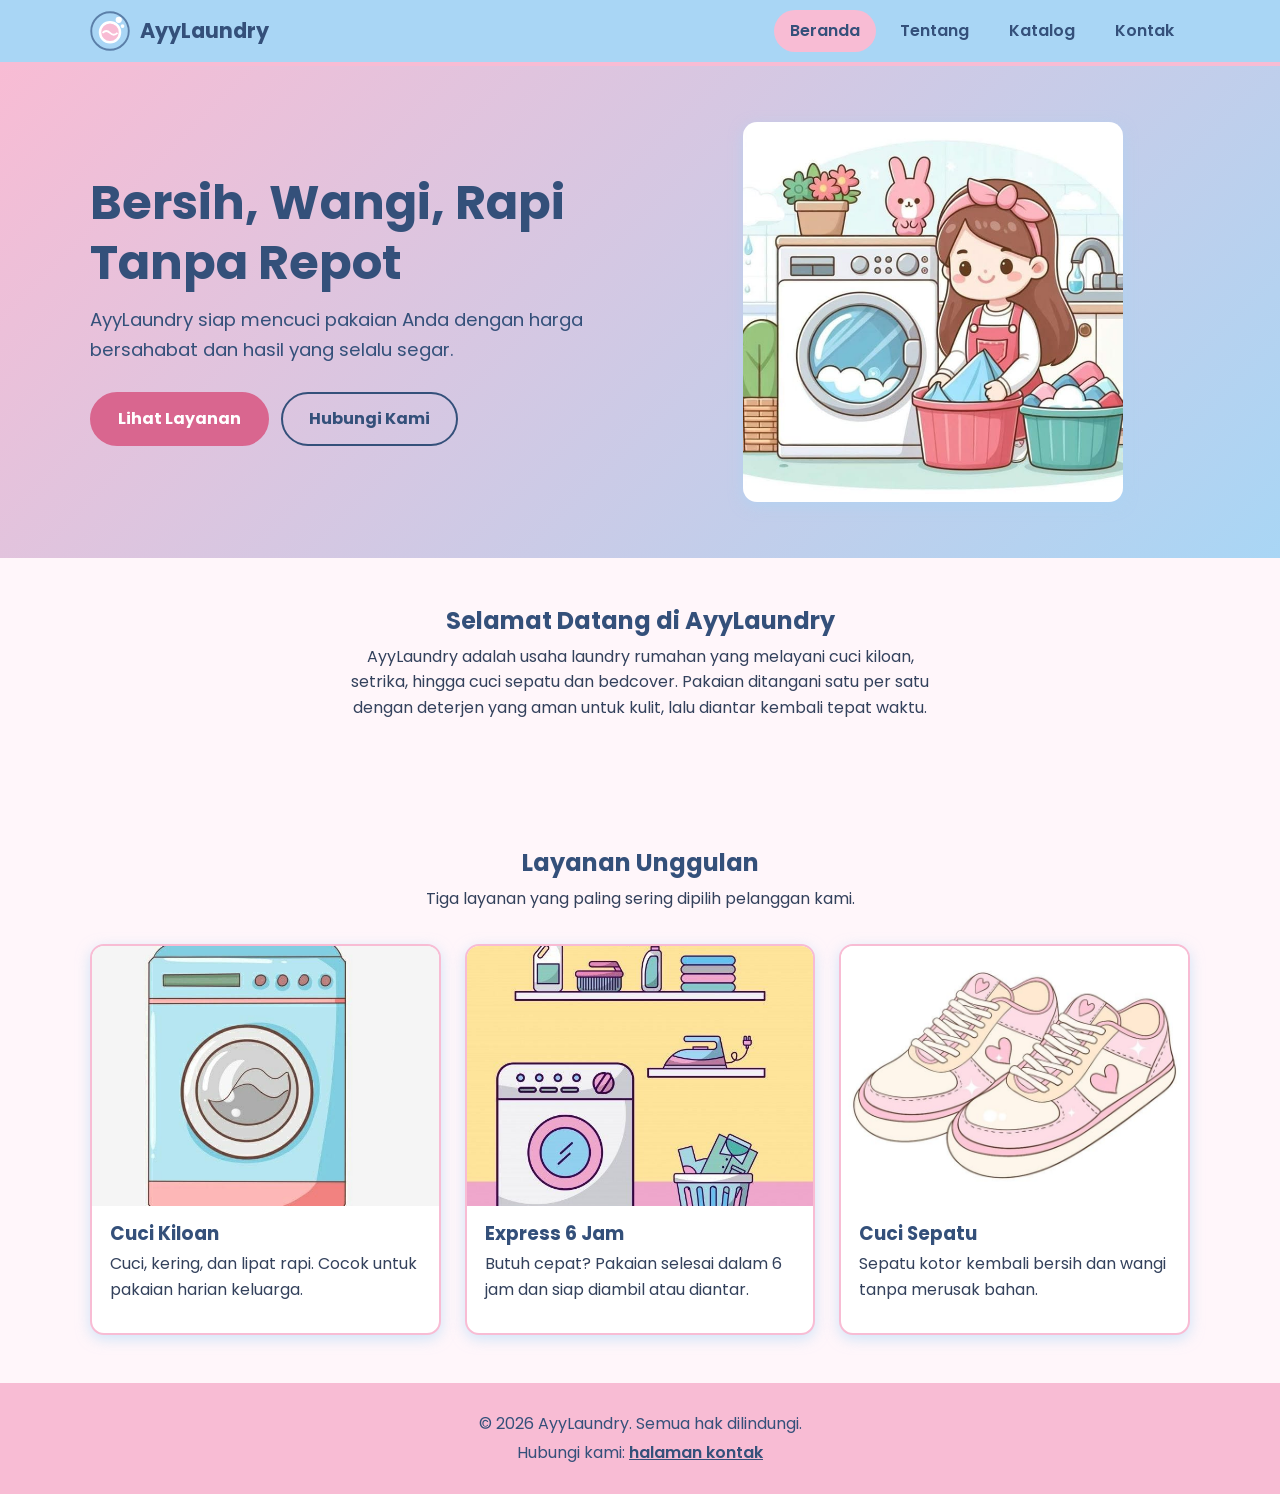
<file: 2559201041_AyuLestari_UTS/index.html>
<!DOCTYPE html>
<html lang="id">
<head>
  <meta charset="UTF-8">
  <meta name="viewport" content="width=device-width, initial-scale=1.0">
  <title>Beranda - AyyLaundry</title>
  <link rel="preconnect" href="https://fonts.googleapis.com">
  <link rel="preconnect" href="https://fonts.gstatic.com" crossorigin>
  <link rel="stylesheet" href="https://fonts.googleapis.com/css2?family=Poppins:wght@400;600;700&amp;display=swap">
  <link rel="stylesheet" href="css/style.css">
</head>
<body>
  <header class="header">
    <div class="wadah header-isi">
      <a class="logo" href="index.html">
        <img src="img/logo.svg" alt="Logo AyyLaundry berupa mesin cuci dan gelembung sabun" width="40" height="40">
        <span>AyyLaundry</span>
      </a>
      <button class="menu-toggle" type="button" aria-label="Buka menu navigasi" aria-expanded="false" aria-controls="menu">&#9776;</button>
      <nav id="menu" class="nav" aria-label="Navigasi utama">
        <ul>
          <li><a class="aktif" href="index.html">Beranda</a></li>
          <li><a href="tentang.html">Tentang</a></li>
          <li><a href="katalog.html">Katalog</a></li>
          <li><a href="kontak.html">Kontak</a></li>
        </ul>
      </nav>
    </div>
  </header>

  <main>
    <section class="hero">
      <div class="wadah hero-isi">
        <div class="hero-teks">
          <h1>Bersih, Wangi, Rapi Tanpa Repot</h1>
          <p class="tagline">AyyLaundry siap mencuci pakaian Anda dengan harga bersahabat dan hasil yang selalu segar.</p>
          <a class="tombol" href="katalog.html">Lihat Layanan</a>
          <a class="tombol tombol-garis" href="kontak.html">Hubungi Kami</a>
        </div>
        <div class="hero-gambar">
          <img src="img/tentang.jpeg" alt="Ilustrasi mesin cuci dengan gelembung sabun" width="400" height="300">
        </div>
      </div>
    </section>

    <section>
      <div class="wadah">
        <h2 class="judul-seksi">Selamat Datang di AyyLaundry</h2>
        <p class="subjudul">AyyLaundry adalah usaha laundry rumahan yang melayani cuci kiloan, setrika, hingga cuci sepatu dan bedcover. Pakaian ditangani satu per satu dengan deterjen yang aman untuk kulit, lalu diantar kembali tepat waktu.</p>
      </div>
    </section>

    <section>
      <div class="wadah">
        <h2 class="judul-seksi">Layanan Unggulan</h2>
        <p class="subjudul">Tiga layanan yang paling sering dipilih pelanggan kami.</p>
        <div class="grid-unggulan">
          <article class="kartu">
            <img src="img/kiloan.jpeg" alt="Mesin cuci untuk layanan cuci kiloan" width="400" height="300">
            <div class="kartu-isi">
              <h3>Cuci Kiloan</h3>
              <p>Cuci, kering, dan lipat rapi. Cocok untuk pakaian harian keluarga.</p>
            </div>
          </article>
          <article class="kartu">
            <img src="img/express.jpeg" alt="Mesin cuci dengan petir untuk layanan express" width="400" height="300">
            <div class="kartu-isi">
              <h3>Express 6 Jam</h3>
              <p>Butuh cepat? Pakaian selesai dalam 6 jam dan siap diambil atau diantar.</p>
            </div>
          </article>
          <article class="kartu">
            <img src="img/sepatu.jpeg" alt="Sepatu bersih untuk layanan cuci sepatu" width="400" height="300">
            <div class="kartu-isi">
              <h3>Cuci Sepatu</h3>
              <p>Sepatu kotor kembali bersih dan wangi tanpa merusak bahan.</p>
            </div>
          </article>
        </div>
      </div>
    </section>
  </main>

  <footer class="footer">
    <p>&copy; 2026 AyyLaundry. Semua hak dilindungi.</p>
    <p>Hubungi kami: <a href="kontak.html">halaman kontak</a></p>
  </footer>

  <script src="js/script.js"></script>
</body>
</html>
</file>
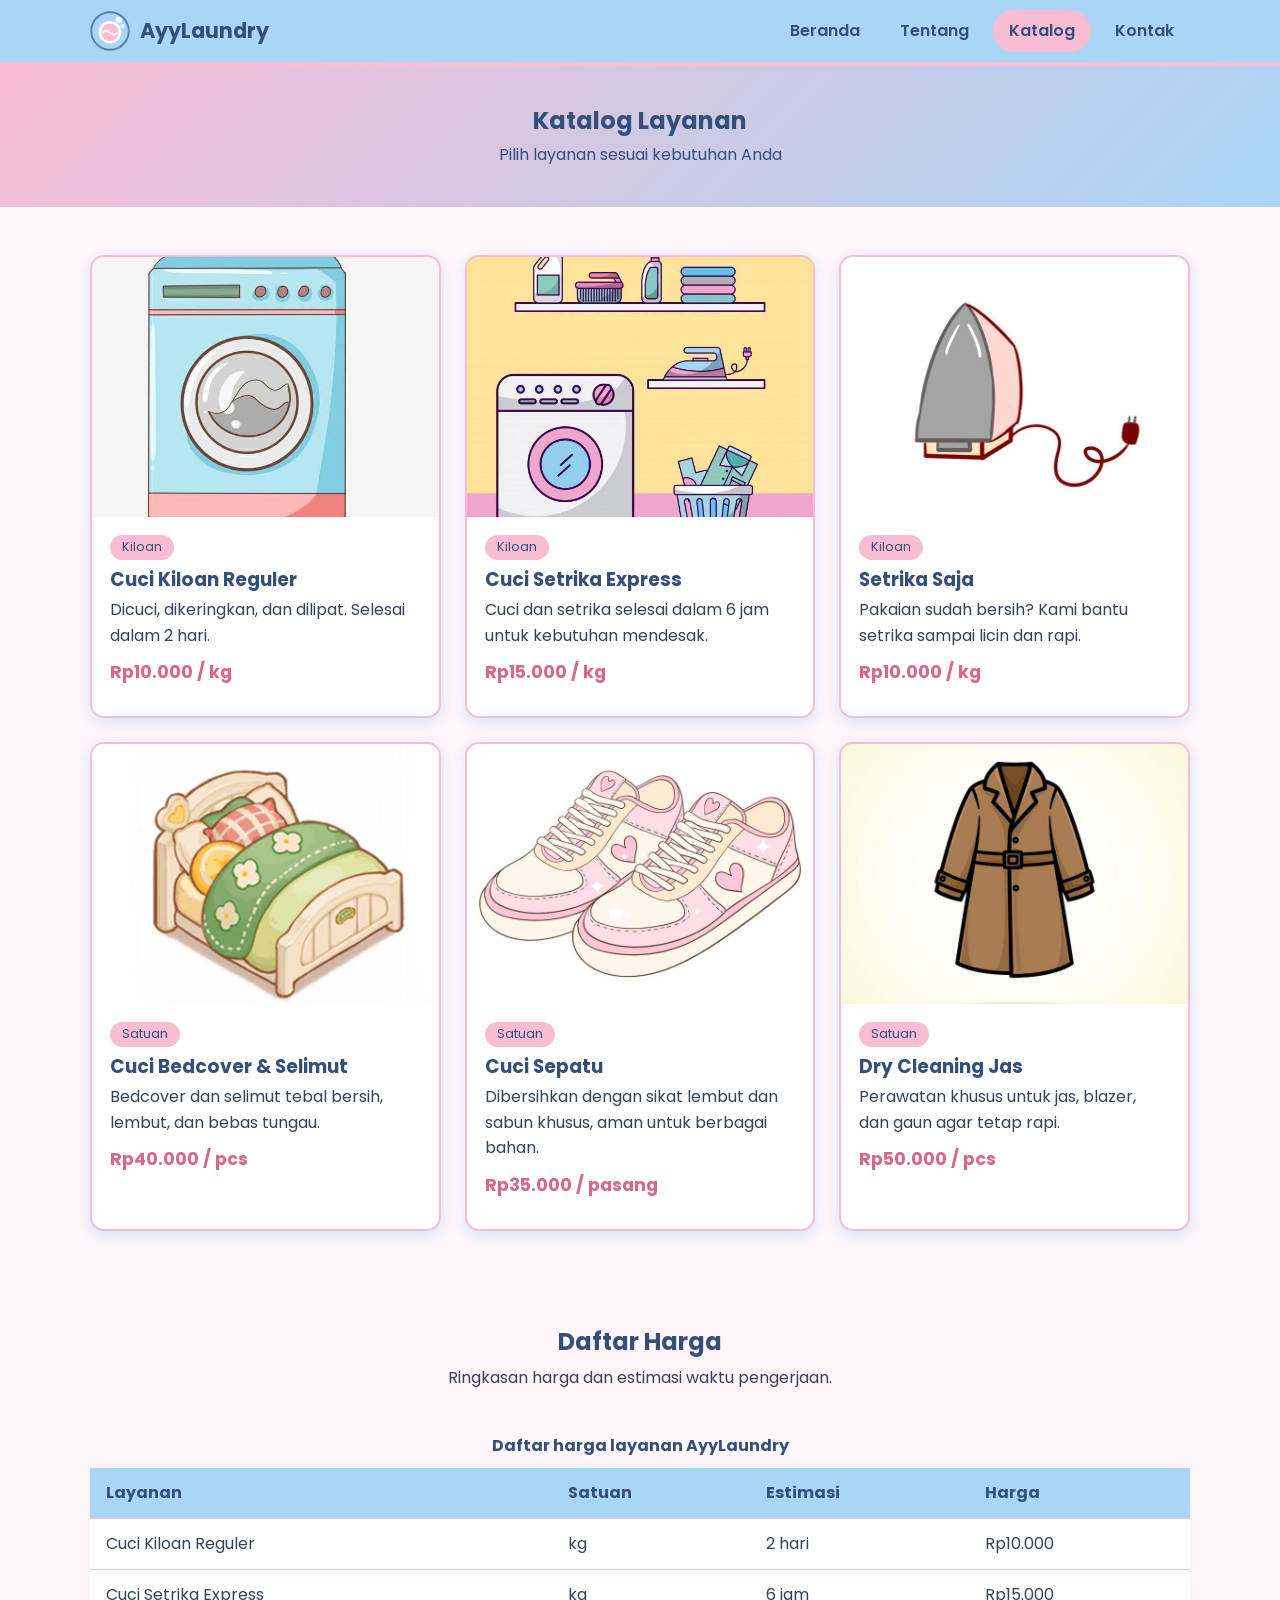
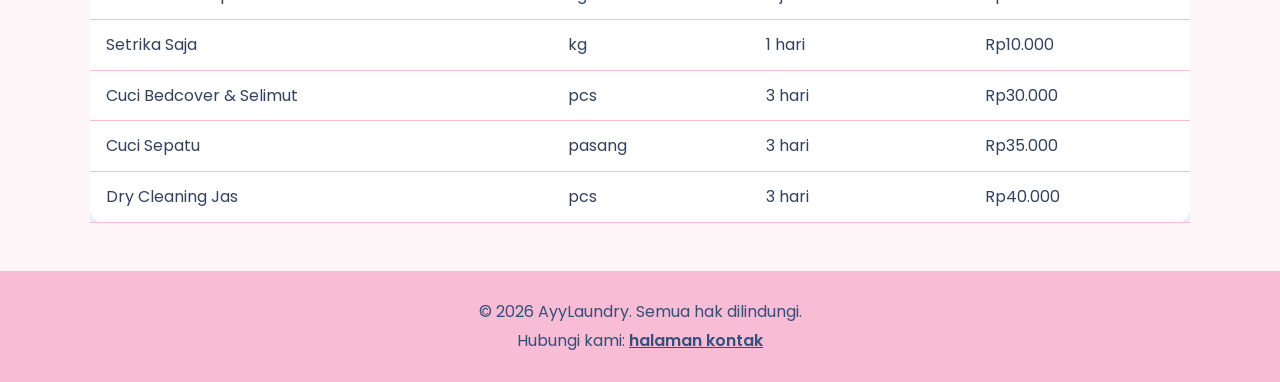
<file: 2559201041_AyuLestari_UTS/katalog.html>
<!DOCTYPE html>
<html lang="id">
<head>
  <meta charset="UTF-8">
  <meta name="viewport" content="width=device-width, initial-scale=1.0">
  <title>Katalog Layanan - AyyLaundry</title>
  <link rel="preconnect" href="https://fonts.googleapis.com">
  <link rel="preconnect" href="https://fonts.gstatic.com" crossorigin>
  <link rel="stylesheet" href="https://fonts.googleapis.com/css2?family=Poppins:wght@400;600;700&amp;display=swap">
  <link rel="stylesheet" href="css/style.css">
</head>
<body>
  <header class="header">
    <div class="wadah header-isi">
      <a class="logo" href="index.html">
        <img src="img/logo.svg" alt="Logo AyyLaundry berupa mesin cuci dan gelembung sabun" width="40" height="40">
        <span>AyyLaundry</span>
      </a>
      <button class="menu-toggle" type="button" aria-label="Buka menu navigasi" aria-expanded="false" aria-controls="menu">&#9776;</button>
      <nav id="menu" class="nav" aria-label="Navigasi utama">
        <ul>
          <li><a href="index.html">Beranda</a></li>
          <li><a href="tentang.html">Tentang</a></li>
          <li><a class="aktif" href="katalog.html">Katalog</a></li>
          <li><a href="kontak.html">Kontak</a></li>
        </ul>
      </nav>
    </div>
  </header>

  <main>
    <section class="judul-halaman">
      <div class="wadah">
        <h1>Katalog Layanan</h1>
        <p>Pilih layanan sesuai kebutuhan Anda</p>
      </div>
    </section>

    <section>
      <div class="wadah">
        <div class="grid-katalog">
          <article class="kartu">
            <img src="img/kiloan.jpeg" alt="Mesin cuci untuk layanan cuci kiloan reguler" width="400" height="300">
            <div class="kartu-isi">
              <span class="kategori">Kiloan</span>
              <h3>Cuci Kiloan Reguler</h3>
              <p>Dicuci, dikeringkan, dan dilipat. Selesai dalam 2 hari.</p>
              <p class="harga">Rp10.000 / kg</p>
            </div>
          </article>
          <article class="kartu">
            <img src="img/express.jpeg" alt="Mesin cuci dengan petir untuk layanan cuci setrika express" width="400" height="300">
            <div class="kartu-isi">
              <span class="kategori">Kiloan</span>
              <h3>Cuci Setrika Express</h3>
              <p>Cuci dan setrika selesai dalam 6 jam untuk kebutuhan mendesak.</p>
              <p class="harga">Rp15.000 / kg</p>
            </div>
          </article>
          <article class="kartu">
            <img src="img/setrika.jpeg" alt="Setrika untuk layanan setrika saja" width="400" height="300">
            <div class="kartu-isi">
              <span class="kategori">Kiloan</span>
              <h3>Setrika Saja</h3>
              <p>Pakaian sudah bersih? Kami bantu setrika sampai licin dan rapi.</p>
              <p class="harga">Rp10.000 / kg</p>
            </div>
          </article>
          <article class="kartu">
            <img src="img/bedcover.jpeg" alt="Tempat tidur dengan bedcover untuk layanan cuci bedcover" width="400" height="300">
            <div class="kartu-isi">
              <span class="kategori">Satuan</span>
              <h3>Cuci Bedcover &amp; Selimut</h3>
              <p>Bedcover dan selimut tebal bersih, lembut, dan bebas tungau.</p>
              <p class="harga">Rp40.000 / pcs</p>
            </div>
          </article>
          <article class="kartu">
            <img src="img/sepatu.jpeg" alt="Sepatu bersih untuk layanan cuci sepatu" width="400" height="300">
            <div class="kartu-isi">
              <span class="kategori">Satuan</span>
              <h3>Cuci Sepatu</h3>
              <p>Dibersihkan dengan sikat lembut dan sabun khusus, aman untuk berbagai bahan.</p>
              <p class="harga">Rp35.000 / pasang</p>
            </div>
          </article>
          <article class="kartu">
            <img src="img/jas.jpeg" alt="Jas rapi untuk layanan dry cleaning" width="400" height="300">
            <div class="kartu-isi">
              <span class="kategori">Satuan</span>
              <h3>Dry Cleaning Jas</h3>
              <p>Perawatan khusus untuk jas, blazer, dan gaun agar tetap rapi.</p>
              <p class="harga">Rp50.000 / pcs</p>
            </div>
          </article>
        </div>
      </div>
    </section>

    <section>
      <div class="wadah">
        <h2 class="judul-seksi">Daftar Harga</h2>
        <p class="subjudul">Ringkasan harga dan estimasi waktu pengerjaan.</p>
        <div class="tabel-bungkus">
          <table>
            <caption>Daftar harga layanan AyyLaundry</caption>
            <thead>
              <tr>
                <th scope="col">Layanan</th>
                <th scope="col">Satuan</th>
                <th scope="col">Estimasi</th>
                <th scope="col">Harga</th>
              </tr>
            </thead>
            <tbody>
              <tr>
                <td>Cuci Kiloan Reguler</td>
                <td>kg</td>
                <td>2 hari</td>
                <td>Rp10.000</td>
              </tr>
              <tr>
                <td>Cuci Setrika Express</td>
                <td>kg</td>
                <td>6 jam</td>
                <td>Rp15.000</td>
              </tr>
              <tr>
                <td>Setrika Saja</td>
                <td>kg</td>
                <td>1 hari</td>
                <td>Rp10.000</td>
              </tr>
              <tr>
                <td>Cuci Bedcover &amp; Selimut</td>
                <td>pcs</td>
                <td>3 hari</td>
                <td>Rp30.000</td>
              </tr>
              <tr>
                <td>Cuci Sepatu</td>
                <td>pasang</td>
                <td>3 hari</td>
                <td>Rp35.000</td>
              </tr>
              <tr>
                <td>Dry Cleaning Jas</td>
                <td>pcs</td>
                <td>3 hari</td>
                <td>Rp40.000</td>
              </tr>
            </tbody>
          </table>
        </div>
      </div>
    </section>
  </main>

  <footer class="footer">
    <p>&copy; 2026 AyyLaundry. Semua hak dilindungi.</p>
    <p>Hubungi kami: <a href="kontak.html">halaman kontak</a></p>
  </footer>

  <script src="js/script.js"></script>
</body>
</html>
</file>
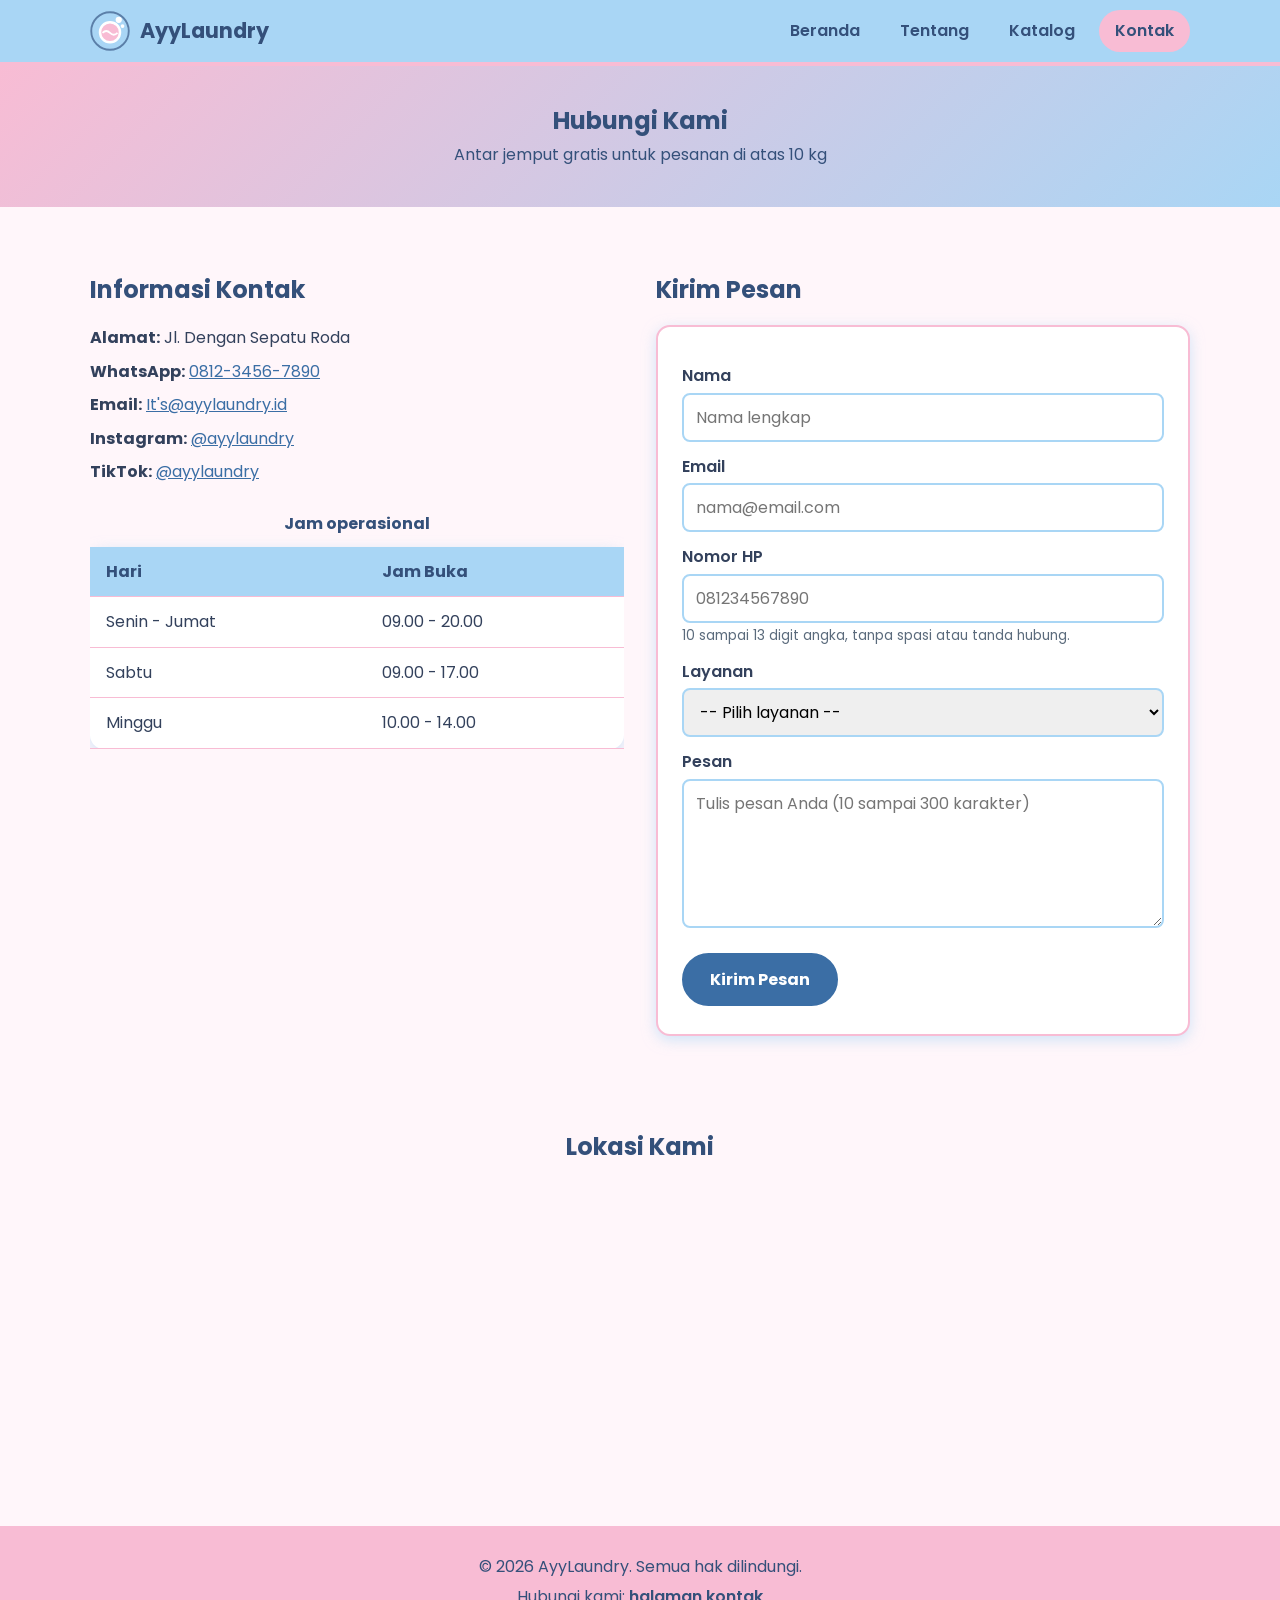
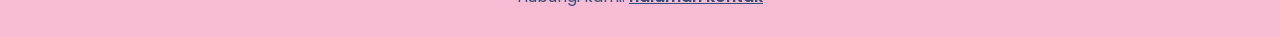
<file: 2559201041_AyuLestari_UTS/kontak.html>
<!DOCTYPE html>
<html lang="id">
<head>
  <meta charset="UTF-8">
  <meta name="viewport" content="width=device-width, initial-scale=1.0">
  <title>Kontak - AyyLaundry</title>
  <link rel="preconnect" href="https://fonts.googleapis.com">
  <link rel="preconnect" href="https://fonts.gstatic.com" crossorigin>
  <link rel="stylesheet" href="https://fonts.googleapis.com/css2?family=Poppins:wght@400;600;700&amp;display=swap">
  <link rel="stylesheet" href="css/style.css">
</head>
<body>
  <header class="header">
    <div class="wadah header-isi">
      <a class="logo" href="index.html">
        <img src="img/logo.svg" alt="Logo AyyLaundry berupa mesin cuci dan gelembung sabun" width="40" height="40">
        <span>AyyLaundry</span>
      </a>
      <button class="menu-toggle" type="button" aria-label="Buka menu navigasi" aria-expanded="false" aria-controls="menu">&#9776;</button>
      <nav id="menu" class="nav" aria-label="Navigasi utama">
        <ul>
          <li><a href="index.html">Beranda</a></li>
          <li><a href="tentang.html">Tentang</a></li>
          <li><a href="katalog.html">Katalog</a></li>
          <li><a class="aktif" href="kontak.html">Kontak</a></li>
        </ul>
      </nav>
    </div>
  </header>

  <main>
    <section class="judul-halaman">
      <div class="wadah">
        <h1>Hubungi Kami</h1>
        <p>Antar jemput gratis untuk pesanan di atas 10 kg</p>
      </div>
    </section>

    <section>
      <div class="wadah kontak-isi">
        <article>
          <h2>Informasi Kontak</h2>
          <ul class="info-kontak">
            <li><strong>Alamat:</strong> Jl. Dengan Sepatu Roda</li>
            <li><strong>WhatsApp:</strong> <a href="https://wa.me/6281234567890">0812-3456-7890</a></li>
            <li><strong>Email:</strong> <a href="mailto:It's@ayylaundry.id">It's@ayylaundry.id</a></li>
            <li><strong>Instagram:</strong> <a href="https://www.instagram.com/ayylaundry">@ayylaundry</a></li>
            <li><strong>TikTok:</strong> <a href="https://www.tiktok.com/@ayylaundry">@ayylaundry</a></li>
          </ul>
          <div class="tabel-bungkus">
            <table>
              <caption>Jam operasional</caption>
              <thead>
                <tr>
                  <th scope="col">Hari</th>
                  <th scope="col">Jam Buka</th>
                </tr>
              </thead>
              <tbody>
                <tr>
                  <td>Senin - Jumat</td>
                  <td>09.00 - 20.00</td>
                </tr>
                <tr>
                  <td>Sabtu</td>
                  <td>09.00 - 17.00</td>
                </tr>
                <tr>
                  <td>Minggu</td>
                  <td>10.00 - 14.00</td>
                </tr>
              </tbody>
            </table>
          </div>
        </article>

        <article>
          <h2>Kirim Pesan</h2>
          <form action="kontak.html" method="get">
            <label for="nama">Nama</label>
            <input type="text" id="nama" name="nama" placeholder="Nama lengkap" required>

            <label for="email">Email</label>
            <input type="email" id="email" name="email" placeholder="nama@email.com" required>

            <label for="hp">Nomor HP</label>
            <input type="tel" id="hp" name="hp" placeholder="081234567890" pattern="[0-9]{10,13}" title="Isi 10 sampai 13 digit angka" required>
            <p class="petunjuk">10 sampai 13 digit angka, tanpa spasi atau tanda hubung.</p>

            <label for="layanan">Layanan</label>
            <select id="layanan" name="layanan" required>
              <option value="">-- Pilih layanan --</option>
              <option value="kiloan">Cuci Kiloan Reguler</option>
              <option value="express">Cuci Setrika Express</option>
              <option value="setrika">Setrika Saja</option>
              <option value="bedcover">Cuci Bedcover &amp; Selimut</option>
              <option value="sepatu">Cuci Sepatu</option>
              <option value="jas">Dry Cleaning Jas</option>
            </select>

            <label for="pesan">Pesan</label>
            <textarea id="pesan" name="pesan" rows="5" minlength="10" maxlength="300" placeholder="Tulis pesan Anda (10 sampai 300 karakter)" required></textarea>

            <button class="tombol tombol-biru" type="submit">Kirim Pesan</button>
          </form>
        </article>
      </div>
    </section>

    <section>
      <div class="wadah">
        <h2 class="judul-seksi">Lokasi Kami</h2>
        <iframe class="peta" title="Peta lokasi AyyLaundry" src="https://maps.google.com/maps?q=Jl.+Melati+No.+12&amp;output=embed" loading="lazy"></iframe>
      </div>
    </section>
  </main>

  <footer class="footer">
    <p>&copy; 2026 AyyLaundry. Semua hak dilindungi.</p>
    <p>Hubungi kami: <a href="kontak.html">halaman kontak</a></p>
  </footer>

  <script src="js/script.js"></script>
</body>
</html>
</file>
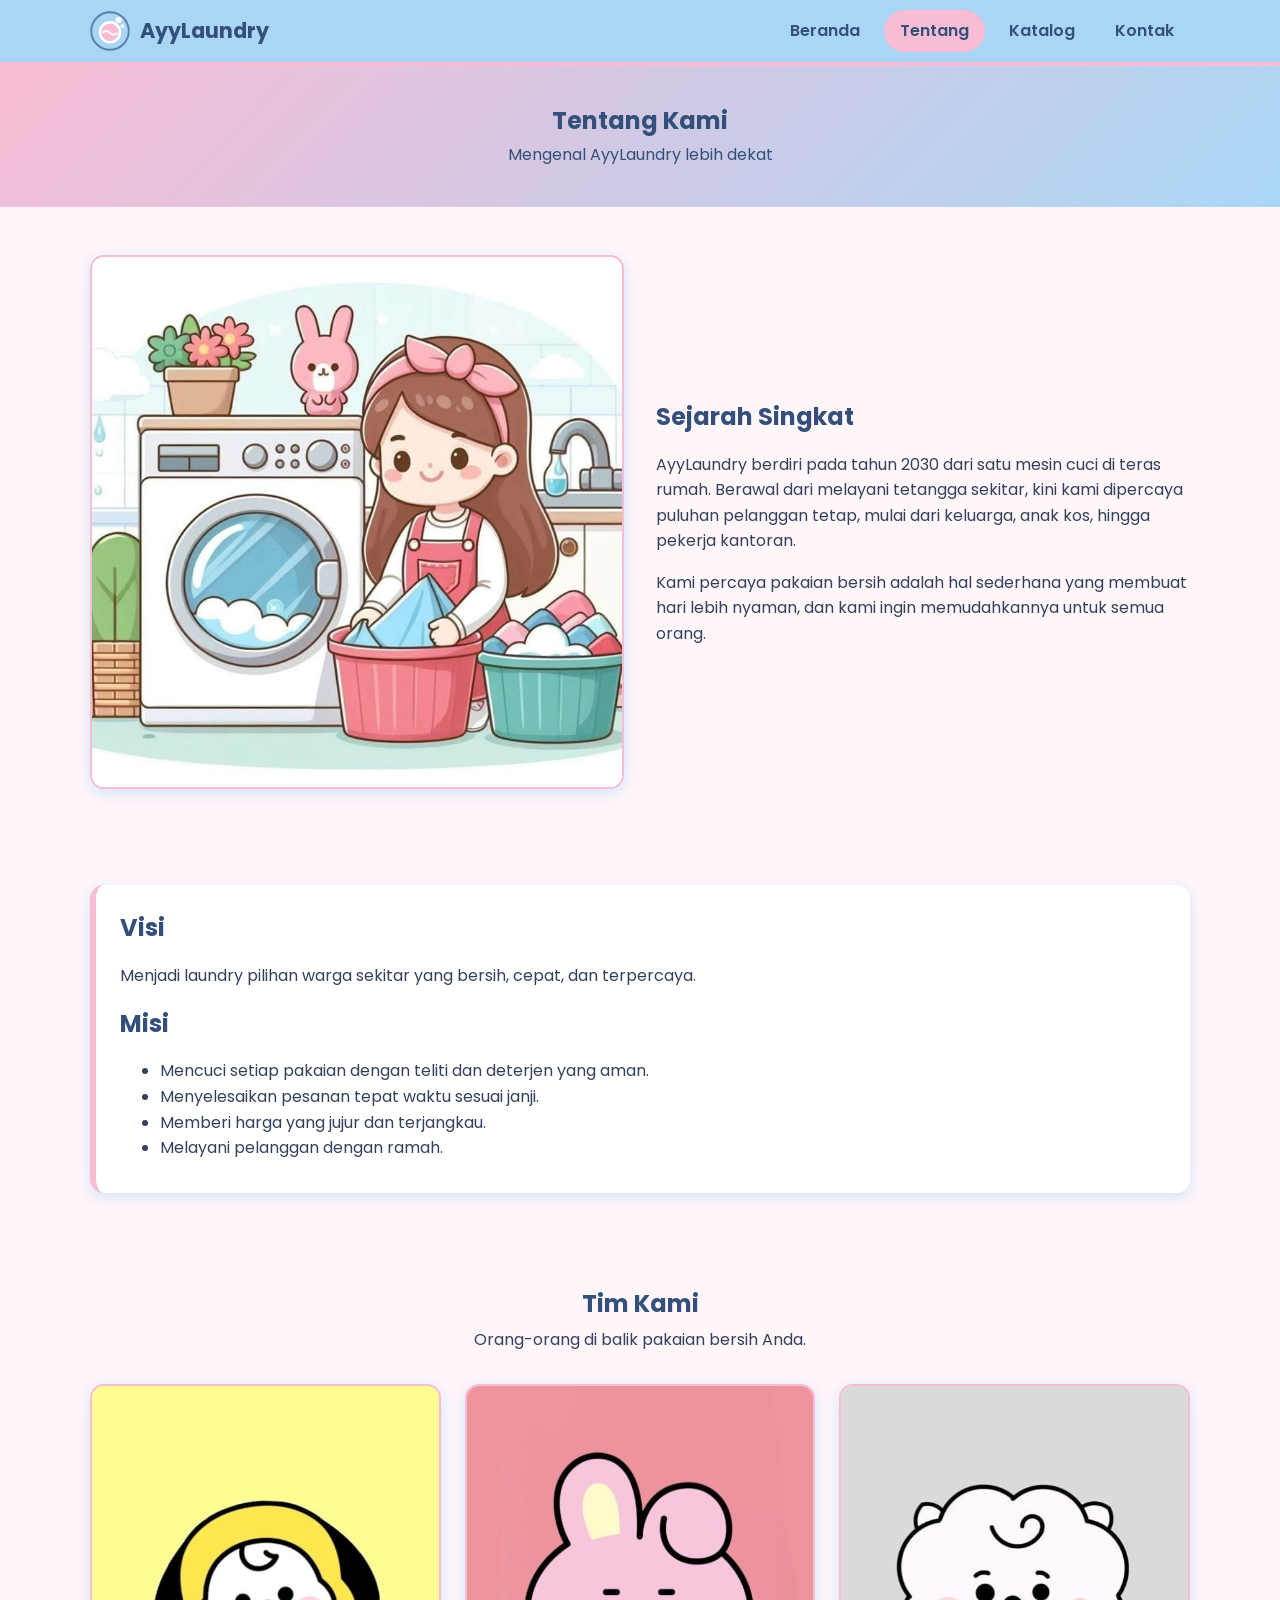
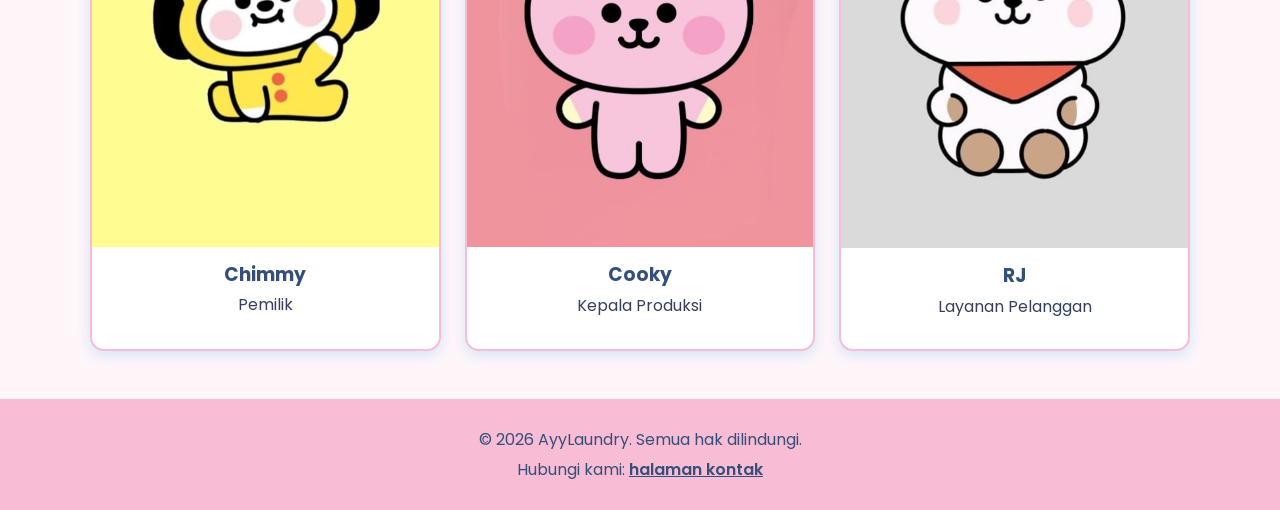
<file: 2559201041_AyuLestari_UTS/tentang.html>
<!DOCTYPE html>
<html lang="id">
<head>
  <meta charset="UTF-8">
  <meta name="viewport" content="width=device-width, initial-scale=1.0">
  <title>Tentang Kami - AyyLaundry</title>
  <link rel="preconnect" href="https://fonts.googleapis.com">
  <link rel="preconnect" href="https://fonts.gstatic.com" crossorigin>
  <link rel="stylesheet" href="https://fonts.googleapis.com/css2?family=Poppins:wght@400;600;700&amp;display=swap">
  <link rel="stylesheet" href="css/style.css">
</head>
<body>
  <header class="header">
    <div class="wadah header-isi">
      <a class="logo" href="index.html">
        <img src="img/logo.svg" alt="Logo AyyLaundry berupa mesin cuci dan gelembung sabun" width="40" height="40">
        <span>AyyLaundry</span>
      </a>
      <button class="menu-toggle" type="button" aria-label="Buka menu navigasi" aria-expanded="false" aria-controls="menu">&#9776;</button>
      <nav id="menu" class="nav" aria-label="Navigasi utama">
        <ul>
          <li><a href="index.html">Beranda</a></li>
          <li><a class="aktif" href="tentang.html">Tentang</a></li>
          <li><a href="katalog.html">Katalog</a></li>
          <li><a href="kontak.html">Kontak</a></li>
        </ul>
      </nav>
    </div>
  </header>

  <main>
    <section class="judul-halaman">
      <div class="wadah">
        <h1>Tentang Kami</h1>
        <p>Mengenal AyyLaundry lebih dekat</p>
      </div>
    </section>

    <section>
      <div class="wadah tentang-isi">
        <img class="kartu" src="img/tentang.jpeg" alt="Ilustrasi toko AyyLaundry tampak depan" width="400" height="300">
        <article>
          <h2>Sejarah Singkat</h2>
          <p>AyyLaundry berdiri pada tahun 2030 dari satu mesin cuci di teras rumah. Berawal dari melayani tetangga sekitar, kini kami dipercaya puluhan pelanggan tetap, mulai dari keluarga, anak kos, hingga pekerja kantoran.</p>
          <p>Kami percaya pakaian bersih adalah hal sederhana yang membuat hari lebih nyaman, dan kami ingin memudahkannya untuk semua orang.</p>
        </article>
      </div>
    </section>

    <section>
      <div class="wadah">
        <div class="visimisi">
          <h2>Visi</h2>
          <p>Menjadi laundry pilihan warga sekitar yang bersih, cepat, dan terpercaya.</p>
          <h2>Misi</h2>
          <ul>
            <li>Mencuci setiap pakaian dengan teliti dan deterjen yang aman.</li>
            <li>Menyelesaikan pesanan tepat waktu sesuai janji.</li>
            <li>Memberi harga yang jujur dan terjangkau.</li>
            <li>Melayani pelanggan dengan ramah.</li>
          </ul>
        </div>
      </div>
    </section>

    <section>
      <div class="wadah">
        <h2 class="judul-seksi">Tim Kami</h2>
        <p class="subjudul">Orang-orang di balik pakaian bersih Anda.</p>
        <div class="grid-tim">
          <article class="kartu">
            <img src="img/tim-1.jpeg" alt="Ilustrasi wajah Chimmy, pemilik AyyLaundry" width="300" height="280">
            <div class="kartu-isi">
              <h3>Chimmy</h3>
              <p>Pemilik</p>
            </div>
          </article>
          <article class="kartu">
            <img src="img/tim-2.jpeg" alt="Ilustrasi wajah Cooky, kepala produksi" width="300" height="280">
            <div class="kartu-isi">
              <h3>Cooky</h3>
              <p>Kepala Produksi</p>
            </div>
          </article>
          <article class="kartu">
            <img src="img/tim-3.jpeg" alt="Ilustrasi wajah RJ, layanan pelanggan" width="300" height="280">
            <div class="kartu-isi">
              <h3>RJ</h3>
              <p>Layanan Pelanggan</p>
            </div>
          </article>
        </div>
      </div>
    </section>
  </main>

  <footer class="footer">
    <p>&copy; 2026 AyyLaundry. Semua hak dilindungi.</p>
    <p>Hubungi kami: <a href="kontak.html">halaman kontak</a></p>
  </footer>

  <script src="js/script.js"></script>
</body>
</html>
</file>
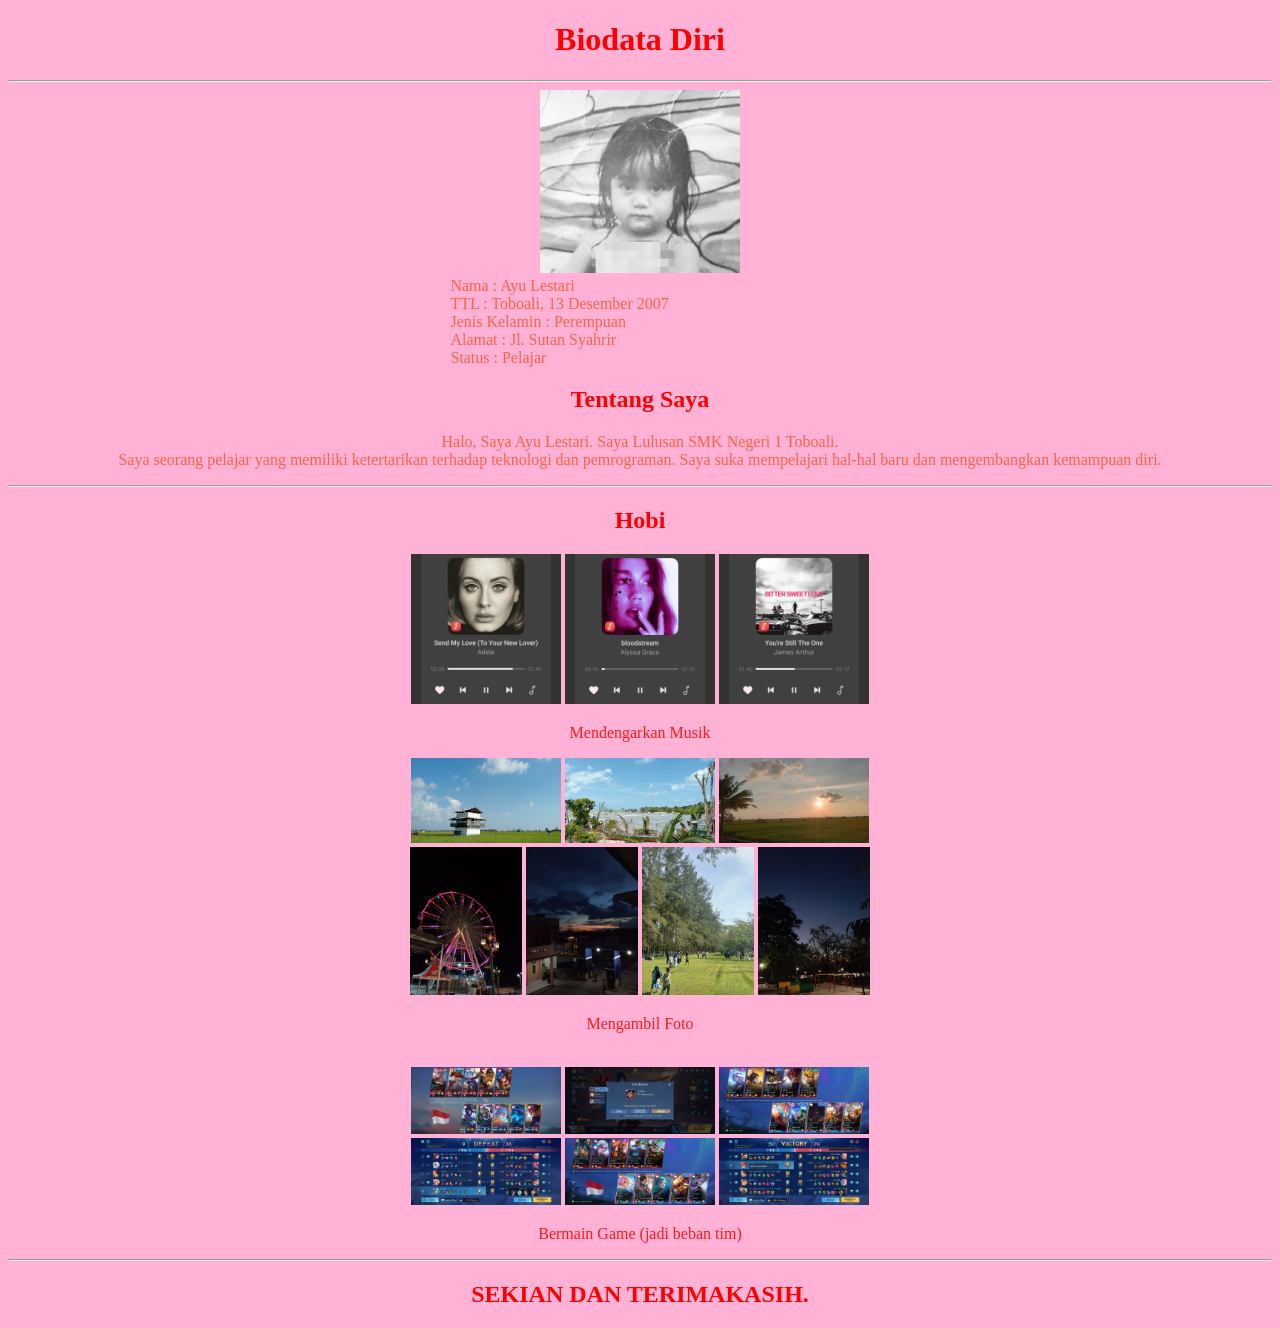
<file: Tugas1/Biodata.html>
<!DOCTYPE html>
<html lang="id">
<head>
    <meta charset="UTF-8">
    <meta name="viewport" content="width=device-width, initial-scale=1.0">
    <title>Biodata</title>
</head>
<body style="background-color: rgb(255, 178, 214);">
<center>
    <header>
        <h1 style="text-align: center; color: rgb(255, 0, 0);">Biodata Diri</h1>
    </header>

    <hr>

    <section>
        <img src="foto.jpeg" alt="Foto Profil" width="200"> 
        
        <p style="text-align: justify; width: 30%; margin: 0; color: tomato;">Nama : Ayu Lestari <br>
        TTL : Toboali, 13 Desember 2007 <br>
        Jenis Kelamin   : Perempuan <br>
        Alamat  : Jl. Sutan Syahrir <br>
        Status  : Pelajar

        </p>
        
    </section>

    <section>
        <h2 style="text-align: center;color: rgb(255, 0, 0);">Tentang Saya</h2>
        <p style="text-align: center; color: tomato;">
            Halo, Saya Ayu Lestari. Saya Lulusan SMK Negeri 1 Toboali. <br>Saya seorang pelajar yang
            memiliki ketertarikan terhadap teknologi dan pemrograman.
            Saya suka mempelajari hal-hal baru dan mengembangkan kemampuan diri.
        </p>
    </section>

    <hr>

    <section>
        <h2 style="text-align: center;color: rgb(255, 0, 0);">Hobi</h2>
        <img src="musik1.jpeg" alt="Foto Profil" width="150">
        <img src="musik2.jpeg" alt="Foto Profil" width="150">
        <img src="musik3.jpeg" alt="Foto Profil" width="150">
        <p style="color: rgb(255, 26, 26);">Mendengarkan Musik</p>

        <img src="pemandangan1.jpeg" alt="Foto Profil" width="150">
        <img src="pemandangan2.jpeg" alt="Foto Profil" width="150">
        <img src="pemandangan3.jpeg" alt="Foto Profil" width="150">

        <br>

        <img src="pemandangan4.jpeg" alt="Foto Profil" width="112">
        <img src="pemandangan5.jpeg" alt="Foto Profil" width="112">
        <img src="pemandangan6.jpeg" alt="Foto Profil" width="112">
        <img src="pemandangan7.jpeg" alt="Foto Profil" width="112">
        <p style="color: rgb(255, 26, 26);">Mengambil Foto</p>

        <br>

        <img src="game1.jpeg" alt="Foto Profil" width="150">
        <img src="game2.jpeg" alt="Foto Profil" width="150">
        <img src="game3.jpeg" alt="Foto Profil" width="150">

        <br>

        <img src="game4.jpeg" alt="Foto Profil" width="150">
        <img src="game5.jpeg" alt="Foto Profil" width="150">
        <img src="game6.jpeg" alt="Foto Profil" width="150">
        <p style="color: rgb(255, 26, 26);">Bermain Game (jadi beban tim)</p>
    </section>

    <hr>

    <footer>
        <h2 style="color: rgb(255, 0, 0);">SEKIAN DAN TERIMAKASIH.</h2>
    </footer>
</center>
</body>
</html>
</file>
<file: 2559201041_AyuLestari_UTS/css/style.css>
:root {
  --warna-utama: #a9d6f5;
  --warna-biru-tua: #3b6ea5;
  --warna-gelap: #34507a;
  --warna-aksen: #f8bcd4;
  --warna-pink-tua: #d9668f;
  --warna-latar: #fff6fa;
  --warna-kartu: #ffffff;
  --warna-teks: #33415c;
  --radius: 14px;
  --bayangan: 0 4px 14px rgba(169, 214, 245, 0.55);
}

* {
  box-sizing: border-box;
}

body {
  margin: 0;
  font-family: "Poppins", Arial, sans-serif;
  line-height: 1.6;
  color: var(--warna-teks);
  background-color: var(--warna-latar);
}

img {
  max-width: 100%;
  height: auto;
  display: block;
}

h1, h2, h3 {
  color: var(--warna-gelap);
  line-height: 1.25;
}

a {
  color: var(--warna-biru-tua);
}

.wadah {
  width: 92%;
  max-width: 1100px;
  margin: 0 auto;
}

section {
  padding: 48px 0;
}

.judul-seksi {
  text-align: center;
  margin-top: 0;
  margin-bottom: 8px;
}

.subjudul {
  text-align: center;
  margin: 0 auto 32px;
  max-width: 600px;
}

.header {
  background-color: var(--warna-utama);
  border-bottom: 4px solid var(--warna-aksen);
  position: sticky;
  top: 0;
  z-index: 10;
}

.header-isi {
  display: flex;
  flex-wrap: wrap;
  align-items: center;
  justify-content: space-between;
  padding: 10px 0;
}

.logo {
  display: flex;
  align-items: center;
  gap: 10px;
  color: var(--warna-gelap);
  text-decoration: none;
  font-weight: 700;
  font-size: 1.3rem;
}

.logo img {
  width: 40px;
  height: 40px;
}

.nav ul {
  display: flex;
  gap: 8px;
  list-style: none;
  margin: 0;
  padding: 0;
}

.nav a {
  display: block;
  padding: 8px 16px;
  color: var(--warna-gelap);
  font-weight: 600;
  text-decoration: none;
  border-radius: 999px;
  transition: background-color 0.3s, color 0.3s;
}

.nav a:hover,
.nav a.aktif {
  background-color: var(--warna-aksen);
  color: var(--warna-gelap);
}

.menu-toggle {
  display: none;
  background: none;
  border: 2px solid var(--warna-gelap);
  color: var(--warna-gelap);
  font-size: 1.4rem;
  border-radius: 8px;
  padding: 2px 12px;
  cursor: pointer;
}

.hero {
  background: linear-gradient(135deg, var(--warna-aksen), var(--warna-utama));
  color: var(--warna-gelap);
  padding: 56px 0;
}

.hero-isi {
  display: flex;
  flex-wrap: wrap;
  align-items: center;
  gap: 32px;
}

.hero-teks {
  flex: 1 1 320px;
}

.hero-teks h1 {
  color: var(--warna-gelap);
  font-size: 2.4rem;
  margin: 0 0 12px;
}

.tagline {
  font-size: 1.15rem;
  margin: 0 0 24px;
}

.hero-gambar {
  flex: 1 1 280px;
}

.hero-gambar img {
  max-width: 380px;
  margin: 0 auto;
  border-radius: var(--radius);
  box-shadow: var(--bayangan);
  animation: melayang 3s ease-in-out infinite;
}

@keyframes melayang {
  0%, 100% { transform: translateY(0); }
  50% { transform: translateY(-12px); }
}

.judul-halaman {
  background: linear-gradient(135deg, var(--warna-aksen), var(--warna-utama));
  color: var(--warna-gelap);
  text-align: center;
  padding: 40px 0;
}

.judul-halaman h1 {
  color: var(--warna-gelap);
  margin: 0 0 6px;
}

.judul-halaman p {
  margin: 0;
}

.tombol {
  display: inline-block;
  padding: 12px 26px;
  margin: 4px 8px 4px 0;
  background-color: var(--warna-pink-tua);
  color: #ffffff;
  font-weight: 700;
  text-decoration: none;
  border: 2px solid var(--warna-pink-tua);
  border-radius: 999px;
  cursor: pointer;
  font-family: inherit;
  font-size: 1rem;
  transition: transform 0.3s, background-color 0.3s, color 0.3s;
}

.tombol:hover {
  transform: translateY(-3px) scale(1.04);
  background-color: #ffffff;
  color: var(--warna-pink-tua);
}

.tombol-garis {
  background-color: transparent;
  color: var(--warna-gelap);
  border-color: var(--warna-gelap);
}

.tombol-garis:hover {
  background-color: var(--warna-gelap);
  border-color: var(--warna-gelap);
  color: #ffffff;
}

.tombol-biru {
  background-color: var(--warna-biru-tua);
  border-color: var(--warna-biru-tua);
  color: #ffffff;
}

.tombol-biru:hover {
  background-color: #ffffff;
  border-color: var(--warna-biru-tua);
  color: var(--warna-biru-tua);
}

.kartu {
  background-color: var(--warna-kartu);
  border: 2px solid var(--warna-aksen);
  border-radius: var(--radius);
  box-shadow: var(--bayangan);
  overflow: hidden;
  transition: transform 0.3s, box-shadow 0.3s, border-color 0.3s;
}

.kartu:hover {
  transform: translateY(-6px);
  border-color: var(--warna-utama);
  box-shadow: 0 10px 24px rgba(248, 188, 212, 0.7);
}

.kartu img {
  width: 100%;
  aspect-ratio: 4 / 3;
  object-fit: cover;
}

.kartu-isi {
  padding: 16px 18px 20px;
}

.kartu-isi h3 {
  margin: 0 0 6px;
}

.kartu-isi p {
  margin: 0 0 10px;
}

.kategori {
  display: inline-block;
  font-size: 0.8rem;
  background-color: var(--warna-aksen);
  color: var(--warna-gelap);
  padding: 2px 12px;
  border-radius: 999px;
  margin-bottom: 8px;
}

.harga {
  font-weight: 700;
  color: var(--warna-pink-tua);
  font-size: 1.1rem;
}

.grid-katalog,
.grid-unggulan,
.grid-tim {
  display: grid;
  gap: 24px;
}

.grid-katalog {
  grid-template-columns: repeat(2, 1fr);
}

.grid-unggulan,
.grid-tim {
  grid-template-columns: repeat(3, 1fr);
}

.grid-tim .kartu {
  text-align: center;
}

.grid-tim img {
  aspect-ratio: auto;
}

.tentang-isi {
  display: flex;
  flex-wrap: wrap;
  gap: 32px;
  align-items: center;
}

.tentang-isi > * {
  flex: 1 1 300px;
}

.visimisi {
  background-color: var(--warna-kartu);
  border-left: 6px solid var(--warna-aksen);
  border-radius: var(--radius);
  padding: 8px 24px 16px;
  box-shadow: var(--bayangan);
}

.tabel-bungkus {
  overflow-x: auto;
}

table {
  width: 100%;
  border-collapse: collapse;
  background-color: var(--warna-kartu);
  border-radius: var(--radius);
  box-shadow: var(--bayangan);
}

caption {
  font-weight: 700;
  padding: 10px;
  color: var(--warna-gelap);
}

th, td {
  padding: 12px 16px;
  text-align: left;
  border-bottom: 1px solid var(--warna-aksen);
}

thead th {
  background-color: var(--warna-utama);
  color: var(--warna-gelap);
}

tbody tr {
  transition: background-color 0.3s;
}

tbody tr:hover {
  background-color: var(--warna-latar);
}

.kontak-isi {
  display: flex;
  flex-wrap: wrap;
  gap: 32px;
}

.kontak-isi > * {
  flex: 1 1 320px;
}

.info-kontak {
  list-style: none;
  padding: 0;
}

.info-kontak li {
  margin-bottom: 8px;
}

.peta {
  width: 100%;
  height: 300px;
  border: 0;
  border-radius: var(--radius);
}

form {
  background-color: var(--warna-kartu);
  border: 2px solid var(--warna-aksen);
  padding: 24px;
  border-radius: var(--radius);
  box-shadow: var(--bayangan);
}

label {
  display: block;
  font-weight: 600;
  margin: 12px 0 4px;
}

input,
select,
textarea {
  width: 100%;
  padding: 10px 12px;
  border: 2px solid var(--warna-utama);
  border-radius: 8px;
  font-family: inherit;
  font-size: 1rem;
  transition: border-color 0.3s;
}

input:focus,
select:focus,
textarea:focus {
  outline: none;
  border-color: var(--warna-pink-tua);
}

input:invalid:not(:placeholder-shown),
textarea:invalid:not(:placeholder-shown) {
  border-color: #d64545;
}

.petunjuk {
  font-size: 0.85rem;
  color: #5b6b7c;
  margin: 2px 0 0;
}

form .tombol {
  margin-top: 18px;
}

.footer {
  background-color: var(--warna-aksen);
  color: var(--warna-gelap);
  text-align: center;
  padding: 24px 0;
}

.footer p {
  margin: 4px 0;
}

.footer a {
  color: var(--warna-gelap);
  font-weight: 600;
}


@media (min-width: 992px) {
  .grid-katalog {
    grid-template-columns: repeat(3, 1fr);
  }

  .hero-teks h1 {
    font-size: 3rem;
  }

  .nav {
    flex-basis: auto;
  }
}

@media (max-width: 991px) {
  .grid-unggulan,
  .grid-tim {
    grid-template-columns: repeat(2, 1fr);
  }
}

@media (max-width: 600px) {
  .header-isi {
    flex-direction: column;
    align-items: flex-start;
  }

  .nav {
    width: 100%;
  }

  .nav ul {
    flex-direction: column;
    gap: 4px;
    padding-top: 8px;
  }

  .grid-katalog,
  .grid-unggulan,
  .grid-tim {
    grid-template-columns: 1fr;
  }

  .hero-teks h1 {
    font-size: 1.8rem;
  }

  section {
    padding: 32px 0;
  }

  .js .menu-toggle {
    display: block;
    position: absolute;
    right: 4%;
    top: 12px;
  }

  .js .nav {
    display: none;
  }

  .js .nav.terbuka {
    display: block;
  }
}
</file>
